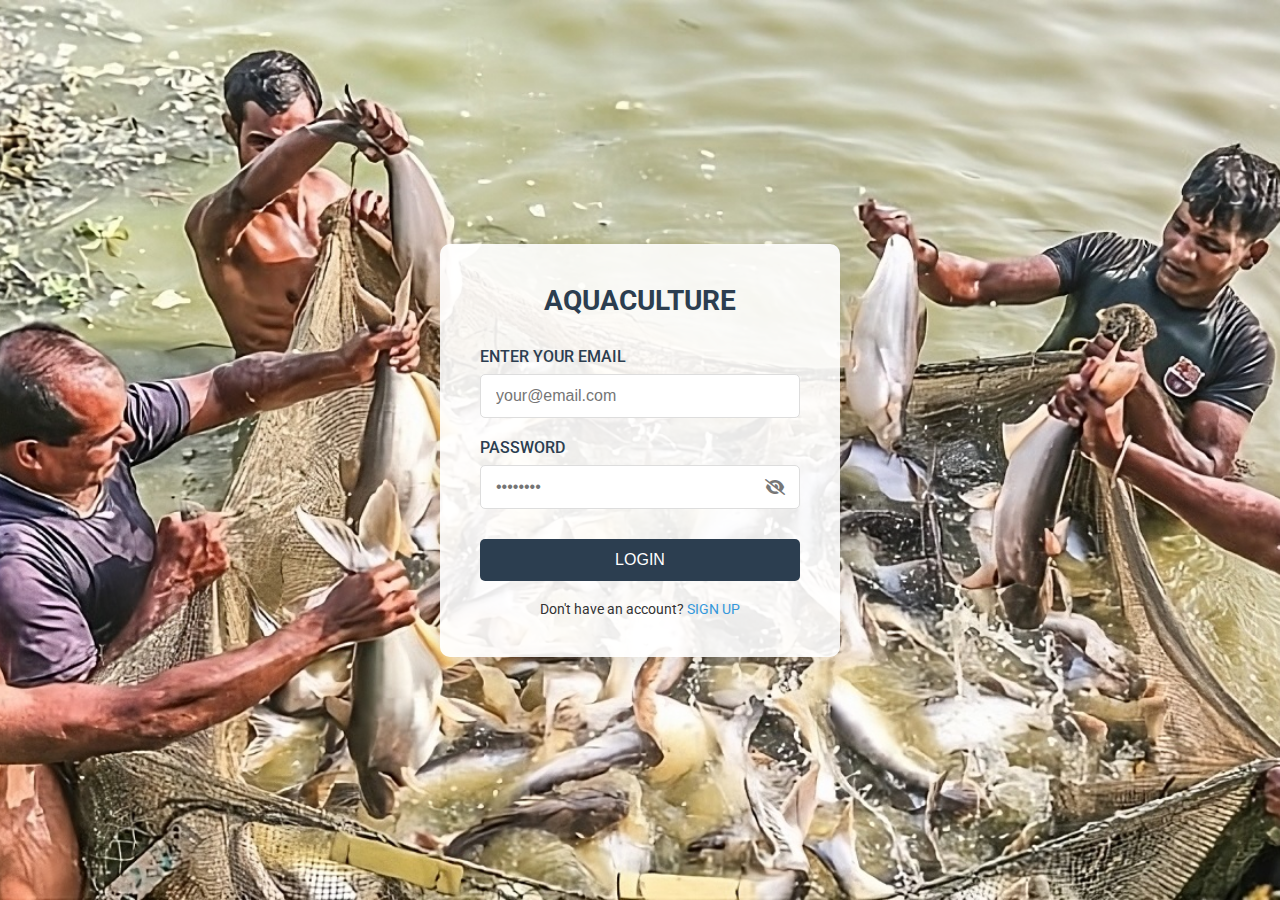
<file: index.html>
<!DOCTYPE html>
<html lang="en">
<head>
  <meta charset="UTF-8">
  <meta name="viewport" content="width=device-width, initial-scale=1.0">
  <title>Aquaculture Login</title>
  <link href="https://fonts.googleapis.com/css2?family=Roboto:wght@400;500;700&display=swap" rel="stylesheet">
  <link rel="stylesheet" href="https://cdnjs.cloudflare.com/ajax/libs/font-awesome/6.4.0/css/all.min.css">
  <style>
    * {
      margin: 0;
      padding: 0;
      box-sizing: border-box;
    }
    
    body {
      font-family: 'Roboto', sans-serif;
      background: url('assets/fish1.jpeg') no-repeat center center/cover;
      height: 100vh;
      display: flex;
      justify-content: center;
      align-items: center;
      color: #333;
    }
    
    .login-container {
      background-color: rgba(255, 255, 255, 0.9);
      padding: 40px;
      border-radius: 10px;
      width: 100%;
      max-width: 400px;
      box-shadow: 0 4px 20px rgba(0, 0, 0, 0.1);
      text-align: center;
    }
    
    .logo {
      margin-bottom: 30px;
    }
    
    h1 {
      font-size: 28px;
      margin-bottom: 30px;
      color: #2c3e50;
    }
    
    .input-group {
      margin-bottom: 20px;
      text-align: left;
    }
    
    label {
      display: block;
      margin-bottom: 8px;
      font-weight: 500;
      color: #2c3e50;
    }
    
    input {
      width: 100%;
      padding: 12px 15px;
      border: 1px solid #ddd;
      border-radius: 5px;
      font-size: 16px;
    }
    
    .password-wrapper {
      position: relative;
    }
    
    .toggle-password {
      position: absolute;
      right: 15px;
      top: 50%;
      transform: translateY(-50%);
      cursor: pointer;
      color: #777;
    }
    
    .signup-link {
      margin-top: 20px;
      font-size: 14px;
    }
    
    .signup-link a {
      color: #3498db;
      text-decoration: none;
    }
    
    .signup-link a:hover {
      text-decoration: underline;
    }
    
    .login-btn {
      width: 100%;
      padding: 12px;
      background-color: #2c3e50;
      color: white;
      border: none;
      border-radius: 5px;
      font-size: 16px;
      font-weight: 500;
      cursor: pointer;
      margin-top: 10px;
      transition: background-color 0.3s;
    }
    
    .login-btn:hover {
      background-color: #1a252f;
    }
  </style>
</head>
<body>
  <div class="login-container">
    <div class="logo">
      <h1>AQUACULTURE</h1>
    </div>
    
    <div class="input-group">
      <label for="email">ENTER YOUR EMAIL</label>
      <input type="email" id="email" placeholder="your@email.com">
    </div>
    
    <div class="input-group">
      <label for="password">PASSWORD</label>
      <div class="password-wrapper">
        <input type="password" id="password" placeholder="••••••••">
        <i class="fas fa-eye-slash toggle-password"></i>
      </div>
    </div>
    
    <button class="login-btn">LOGIN</button>
    
    <p class="signup-link">
      Don't have an account? <a href="signup.html">SIGN UP</a>
    </p>
  </div>

  <script>
    // Toggle password visibility
    document.querySelector('.toggle-password').addEventListener('click', function() {
      const passwordInput = document.getElementById('password');
      const type = passwordInput.getAttribute('type') === 'password' ? 'text' : 'password';
      passwordInput.setAttribute('type', type);
      this.classList.toggle('fa-eye-slash');
      this.classList.toggle('fa-eye');
    });
    
    // Login button functionality
    document.querySelector('.login-btn').addEventListener('click', function() {
      const email = document.getElementById('email').value;
      const password = document.getElementById('password').value;
      
      if (email && password) {
        window.location.href = 'dashboard.html';
      } else {
        alert('Please enter both email and password');
      }
    });
  </script>
</body>
</html>
</file>
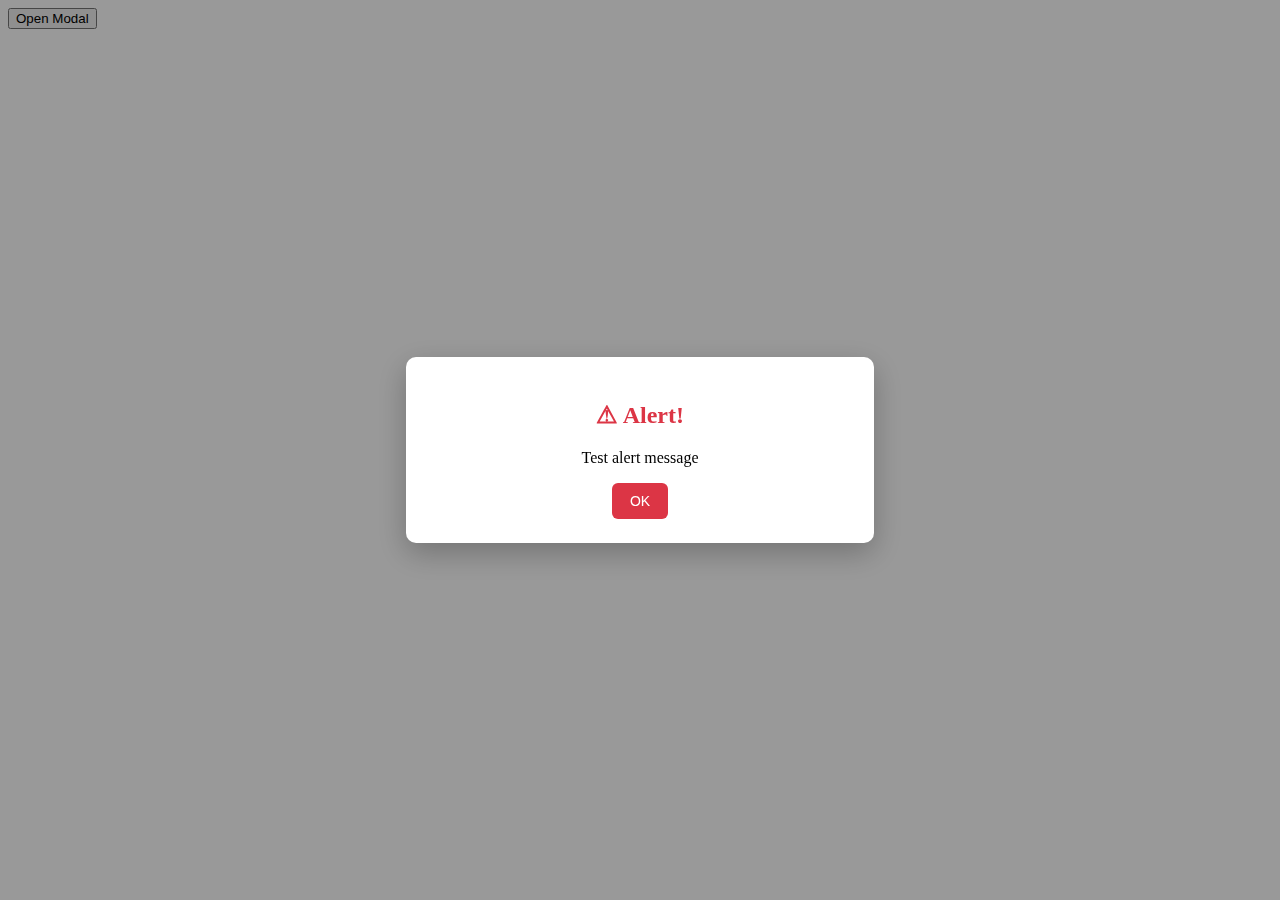
<file: popup.html>
<!DOCTYPE html>
<html lang="en">
<head>
  <meta charset="UTF-8" />
  <title>Modal test</title>
  <style>
    #alert-modal {
      display: none;
      position: fixed;
      inset: 0;
      background: rgba(0,0,0,0.4);
      z-index: 10000;
      display: flex;
      justify-content: center;
      align-items: center;
    }
    #alert-box {
      background: #fff;
      padding: 24px;
      border-radius: 10px;
      width: min(90vw, 420px);
      box-shadow: 0 10px 30px rgba(0,0,0,0.25);
      text-align: center;
    }
    #alert-box h2 {
      color: #dc3545;
    }
    #close-alert {
      padding: 10px 18px;
      border: none;
      background: #dc3545;
      color: white;
      border-radius: 6px;
      cursor: pointer;
      font-size: 14px;
    }
  </style>
</head>
<body>

  <button id="openBtn">Open Modal</button>

  <div id="alert-modal" aria-hidden="true">
    <div id="alert-box" role="dialog" aria-modal="true" aria-labelledby="alert-title">
      <h2 id="alert-title">⚠ Alert!</h2>
      <p id="alert-message">Test alert message</p>
      <button id="close-alert" aria-label="Close alert">OK</button>
    </div>
  </div>

  <script>
    const alertModal = document.getElementById("alert-modal");
    const closeAlertBtn = document.getElementById("close-alert");
    const openBtn = document.getElementById("openBtn");

    openBtn.onclick = () => {
      alertModal.style.display = "flex";
      alertModal.setAttribute("aria-hidden", "false");
    };

    closeAlertBtn.onclick = () => {
      alertModal.style.display = "none";
      alertModal.setAttribute("aria-hidden", "true");
    };

    alertModal.onclick = e => {
      if (e.target === alertModal) {
        alertModal.style.display = "none";
        alertModal.setAttribute("aria-hidden", "true");
      }
    };
  </script>
</body>
</html>
</file>
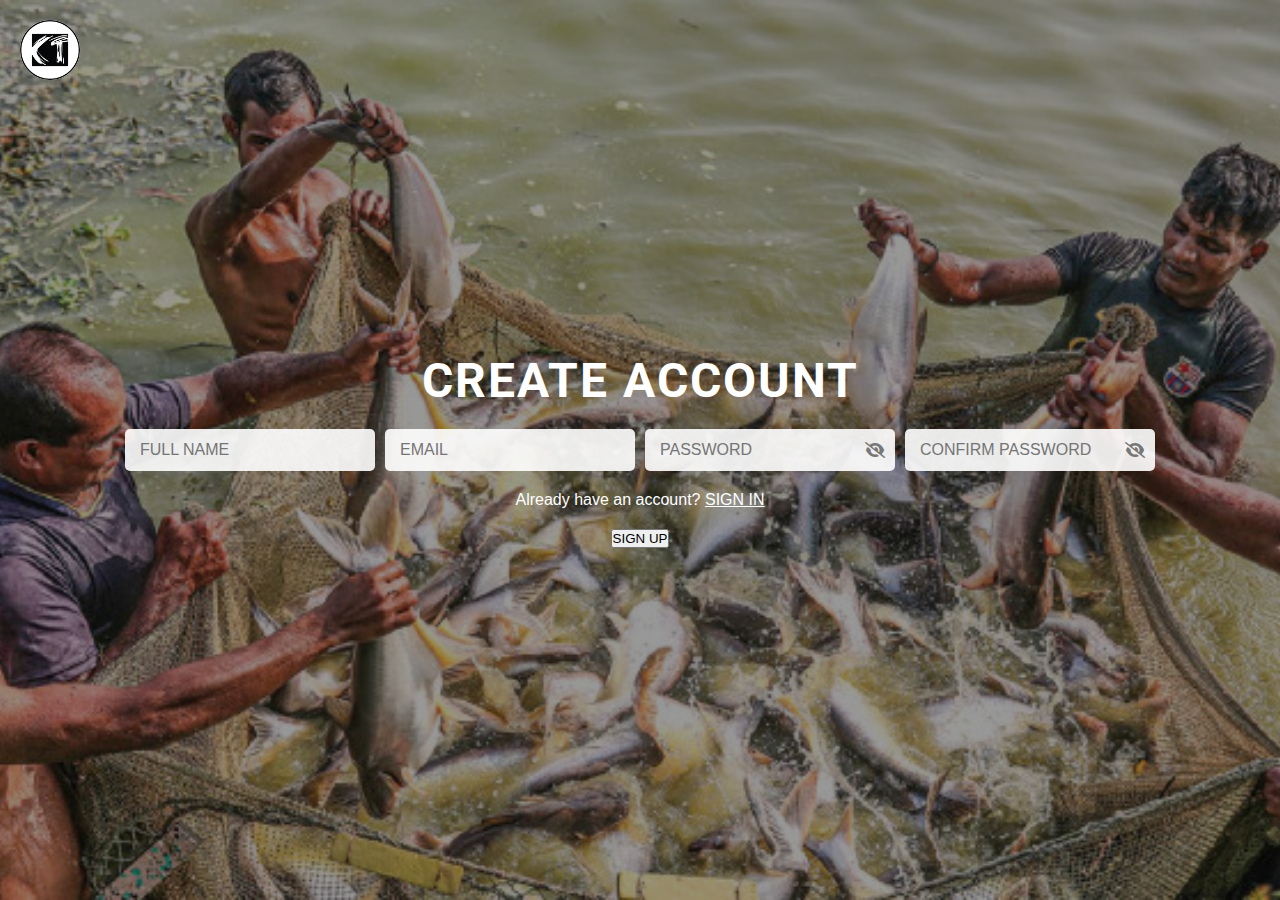
<file: signup.html>
<!DOCTYPE html>
<html lang="en">
<head>
  <meta charset="UTF-8">
  <meta name="viewport" content="width=device-width, initial-scale=1.0">
  <title>Aquaculture Sign Up</title>
  <link rel="stylesheet" href="homepage.css">
  <link href="https://fonts.googleapis.com/css2?family=Roboto:wght@400;500;700&display=swap" rel="stylesheet">
  <link rel="stylesheet" href="https://cdnjs.cloudflare.com/ajax/libs/font-awesome/6.4.0/css/all.min.css">
</head>
<body>
  <div class="overlay">
    <div class="logo">
      <img src="assets/logo.png" alt="Logo">
    </div>

    <div class="container">
      <div class="content-box">
        <h1>CREATE ACCOUNT</h1>
        <div class="input-section">
          <input type="text" placeholder="FULL NAME" id="fullname">
          <input type="email" placeholder="EMAIL" id="signupEmail">
          <div class="password-wrapper">
            <input type="password" placeholder="PASSWORD" id="signupPassword">
            <i class="fas fa-eye-slash toggle-password"></i>
          </div>
          <div class="password-wrapper">
            <input type="password" placeholder="CONFIRM PASSWORD" id="confirmPassword">
            <i class="fas fa-eye-slash toggle-password"></i>
          </div>
        </div>
        <p class="signup-text">
          Already have an account? <a href="index.html">SIGN IN</a>
        </p>
        <button id="signupBtn">SIGN UP</button>
      </div>
    </div>
  </div>

  <script src="signup.js"></script>
</body>
</html>
</file>
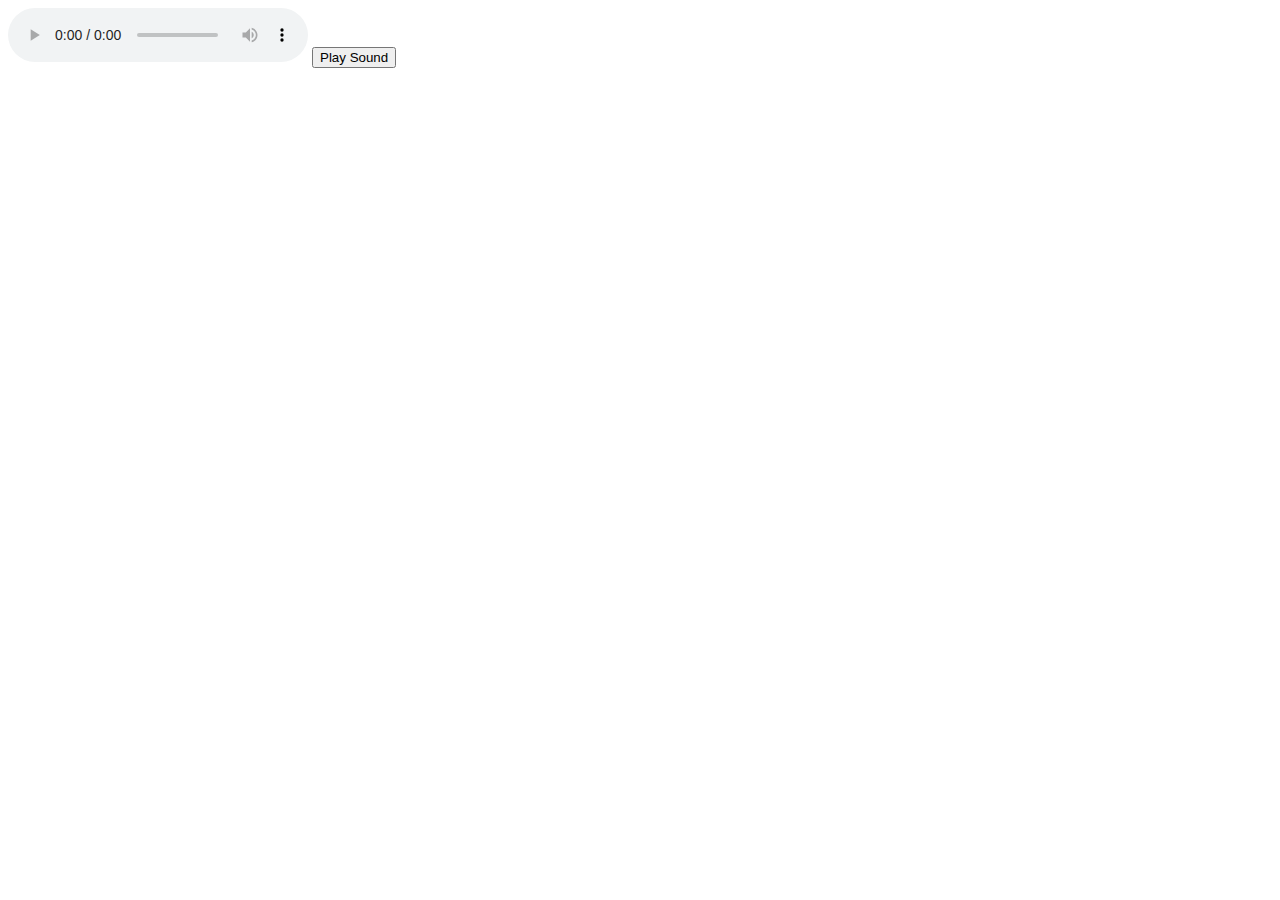
<file: sound.html>
<!DOCTYPE html>
<html lang="en">
<head>
  <meta charset="UTF-8" />
  <title>Audio Test</title>
</head>
<body>
  <audio id="alert-sound" controls>
    <source src="https://interactive-examples.mdn.mozilla.net/media/examples/t-rex-roar.mp3" type="audio/mpeg" />
    Your browser does not support the audio element.
  </audio>
  <button onclick="document.getElementById('alert-sound').play()">Play Sound</button>
</body>
</html>
</file>
<file: homepage.css>
* {
  margin: 0;
  padding: 0;
  box-sizing: border-box;
}

body {
  font-family: 'Arial', sans-serif;
  height: 100vh;
  position: relative;
  color: white;
  background: url('assets/fish_produce.jpg') no-repeat center center/cover;
}

.overlay {
  background-color: rgba(0, 0, 0, 0.4);
  position: absolute;
  top: 0;
  left: 0;
  height: 100%;
  width: 100%;
}

.logo {
  position: absolute;
  top: 20px;
  left: 20px;
}

.logo img {
  width: 60px;
  height: 60px;
  border-radius: 50%;
}

.container {
  position: relative;
  height: 100%;
  width: 100%;
  display: flex;
  justify-content: center;
  align-items: center;
}

.content-box {
  display: flex;
  flex-direction: column;
  align-items: center;
  gap: 20px;
}

h1 {
  font-size: 48px;
  font-weight: bold;
  text-align: center;
  color: white;
  letter-spacing: 2px;
  font-family: 'Roboto', cursive;
}

.input-section {
  display: flex;
  flex-direction: row;
  gap: 10px;
}

input {
  padding: 12px 15px;
  font-size: 1em;
  border: none;
  border-radius: 5px;
  width: 250px;
  background-color: rgba(255, 255, 255, 0.9);
}

#loginBtn {
  padding: 12px 25px;
  background: #6174e2;
  color: white;
  border: none;
  border-radius: 5px;
  cursor: pointer;
  font-size: 1em;
  margin-top: 10px;
}

.signup-text {
  font-size: 16px;
  color: white;
}

.signup-text a {
  color: white;
  text-decoration: underline;
  cursor: pointer;
}

/* Add to your existing CSS */
.password-wrapper {
  position: relative;
  width: 250px;
}

.password-wrapper input {
  width: 100%;
  padding-right: 35px; /* Space for eye icon */
}

.toggle-password {
  position: absolute;
  right: 10px;
  top: 50%;
  transform: translateY(-50%);
  cursor: pointer;
  color: #777;
}

.toggle-password:hover {
  color: #333;
}
</file>
